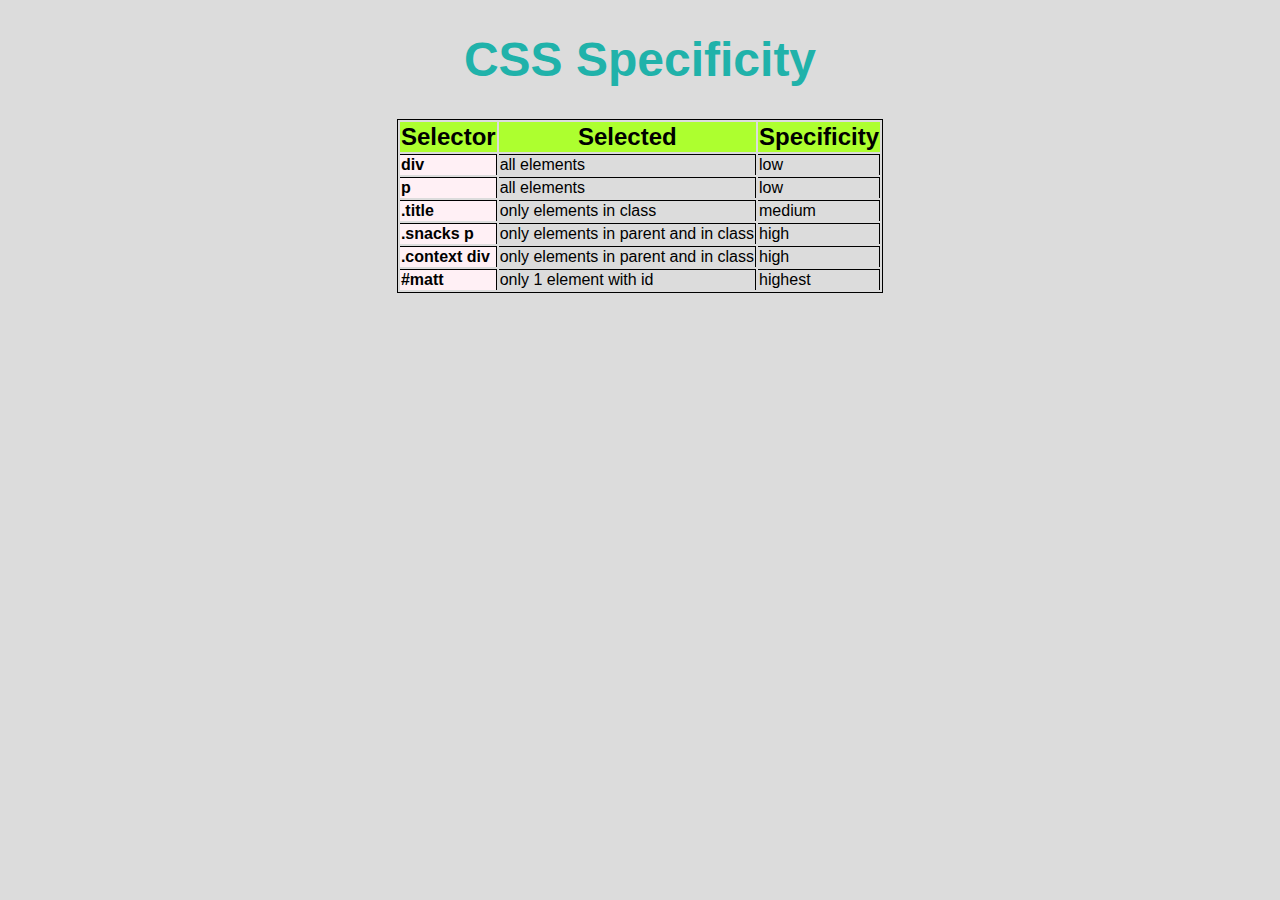
<file: Web Dev/CSS Cheatsheet/index.html>
<!DOCTYPE html>

<html>
  <head>
    <title>CSS Specificity Examples</title>
    <link href="styles.css" type="text/css" rel="stylesheet">
  </head>
  
  <body>
    <h1>CSS Specificity</h1>
    <table>
      <thead>
        <th>Selector</th>
        <th>Selected</th>
        <th>Specificity</th>
      </thead>
      <tbody>
        <tr>
          <td class="example">div</td>
          <td>all elements</td>
          <td>low</td>
        </tr>
        <tr>
          <td class="example">p</td>
          <td>all elements</td>
          <td>low</td>
        </tr>
        <tr>
          <td class="example">.title</td>
          <td>only elements in class</td>
          <td>medium</td>
        </tr>
        <tr>
          <td class="example">.snacks p</td>
          <td>only elements in parent and in class</td>
          <td>high</td>
        </tr>
        <tr>
          <td class="example">.context div</td>
          <td>only elements in parent and in class</td>
          <td>high</td>
        </tr>
        <tr>
          <td class="example">#matt</td>
          <td>only 1 element with id</td>
          <td>highest</td>
        </tr>
      </tbody>
    </table>
  </body>
  
</html>
</file>
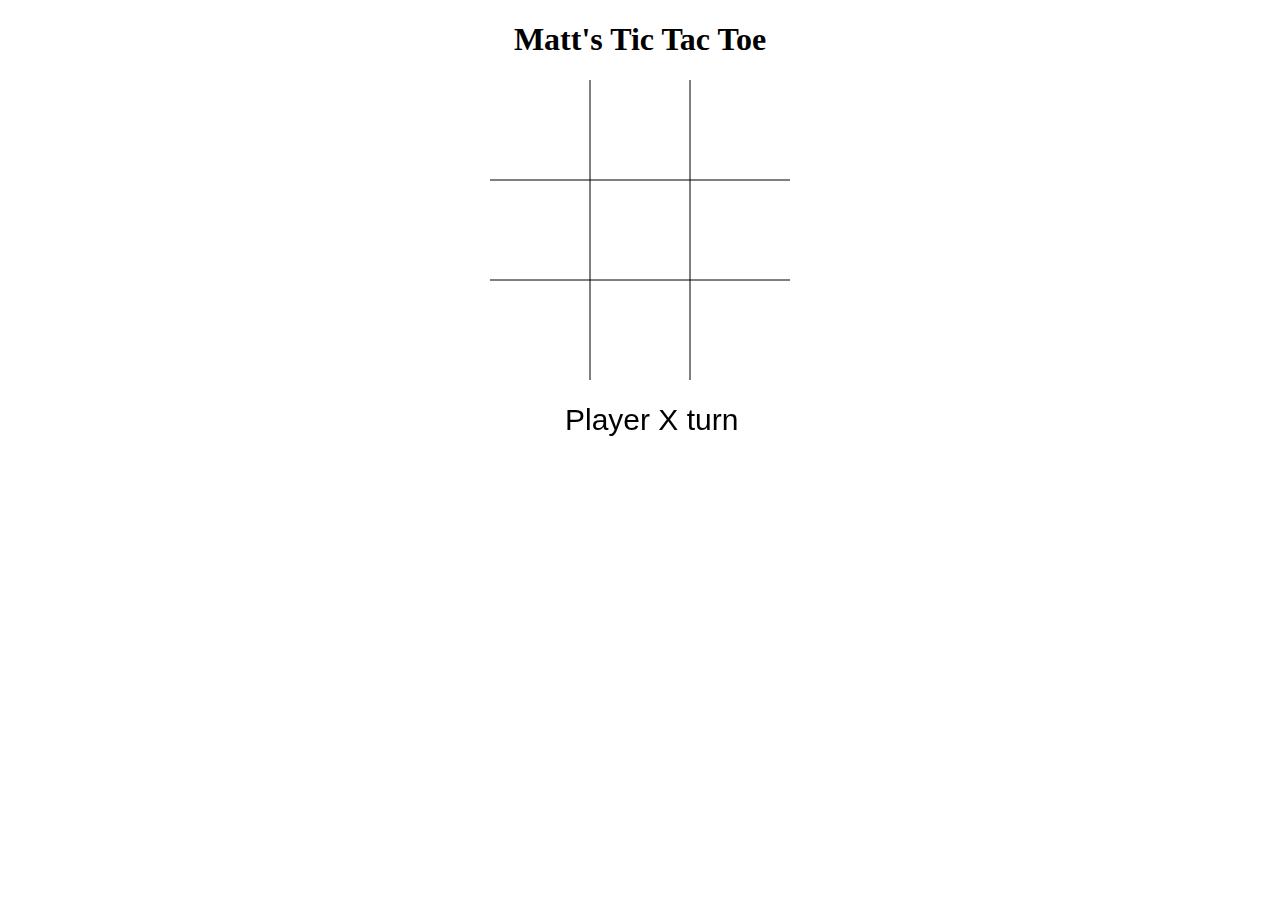
<file: Web Dev/Tic Tac Toe/index.html>
<!DOCTYPE html>
<html>
  <head>
    <title>Tic Tac Toe</title>
    <link href="resources/css/index.css" type="text/css" rel="stylesheet"/>
  </head>
  <body>
    <h1>Matt's Tic Tac Toe</h1>
    <canvas id="myCanvas" width="300" height=500></canvas>
    <script src ="resources/js/index.js"></script>
  </body>
</html>
</file>
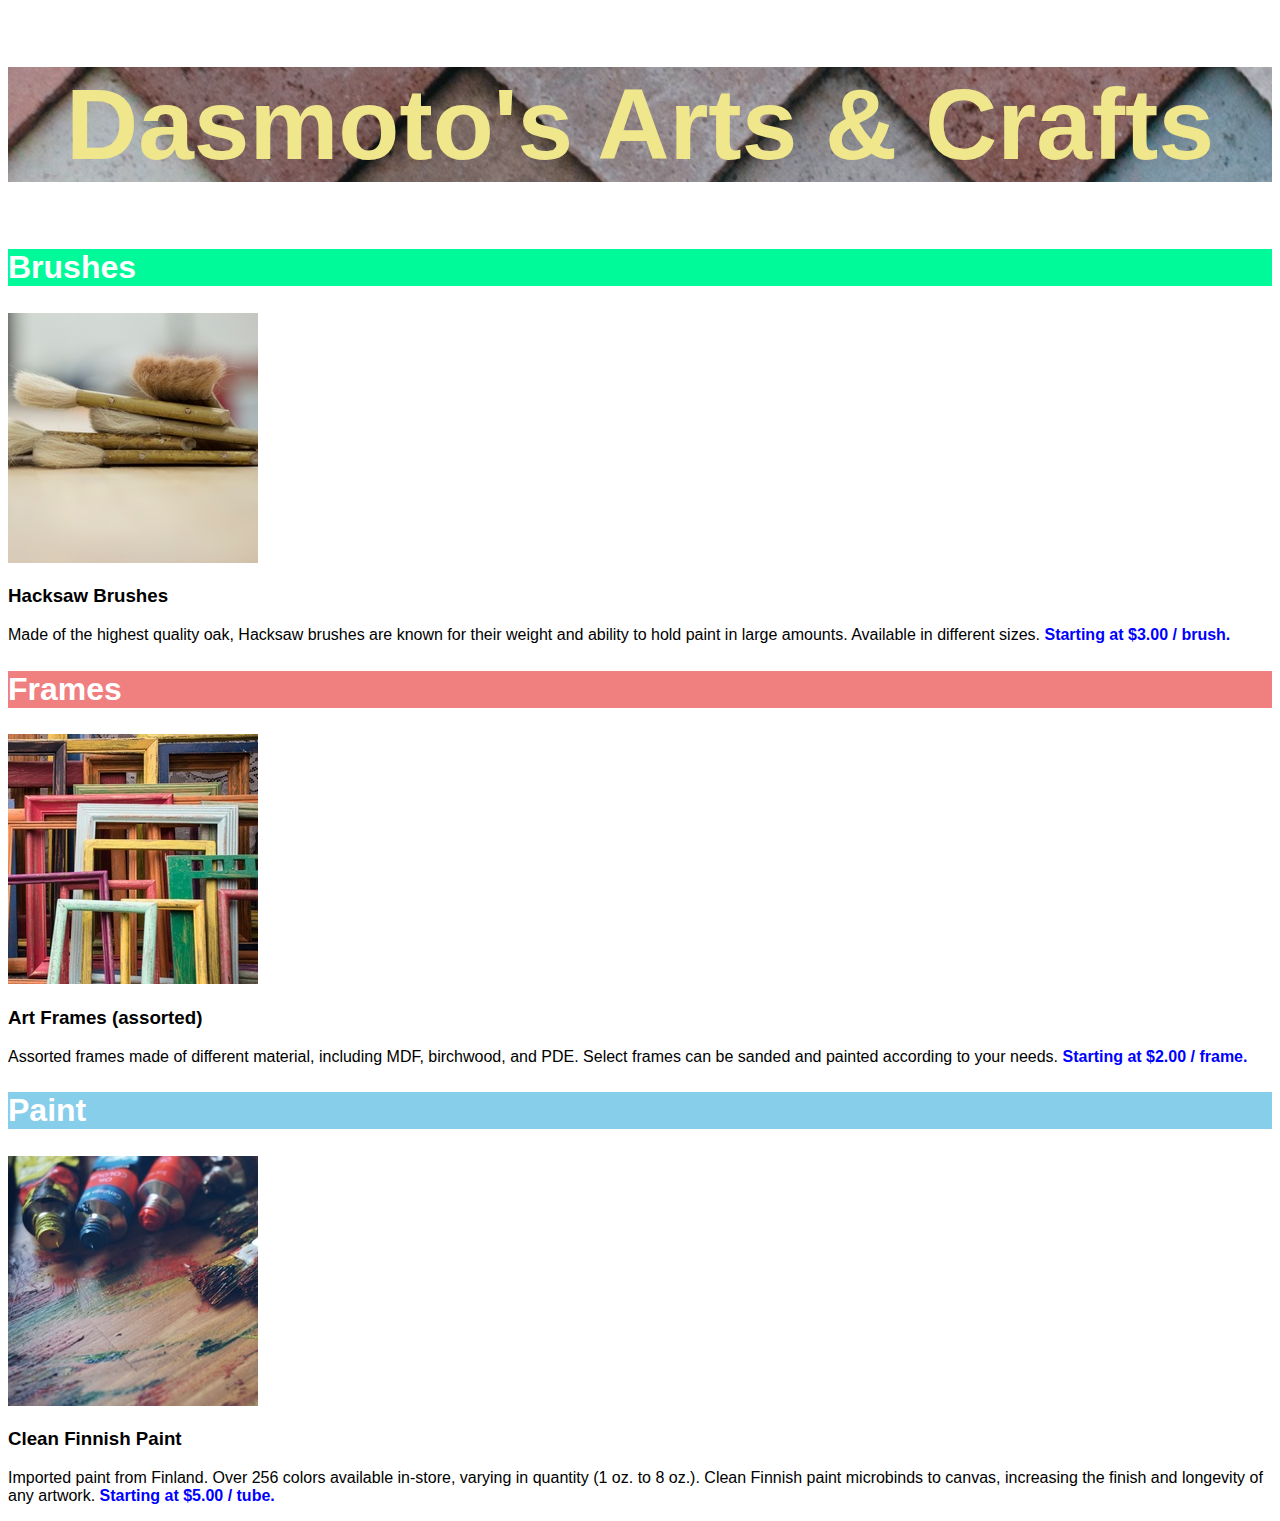
<file: Web Dev/Codeacademy/DasmotoArts/index.html>
<!DOCTYPE html>

<html>
    <head>
        <title>Dasmoto Arts</title>
        <link href="resources/index.css" type="text/css" rel="stylesheet">
    </head>
    <body>
        <h1>Dasmoto's Arts & Crafts</h1>
        <div class="item">
            <h2 id="brushes">Brushes</h2>
            <img src="resources/brushes.jpeg" alt="Brushes"/>
            <h3>Hacksaw Brushes</h3>
            <p>Made of the highest quality oak, Hacksaw brushes are known for their weight and ability to hold paint in large amounts. Available in different sizes. <span class="price">Starting at $3.00 / brush.</span></p>
        </div>
        <div class="item">
            <h2 id="frames">Frames</h2>
                <img src="resources/frames.jpeg" />
                <h3>Art Frames (assorted)</h3>
                <p>Assorted frames made of different material, including MDF, birchwood, and PDE. Select frames can be sanded and painted according to your needs. <span class="price">Starting at $2.00 / frame.</span></p>
        </div>
        <div class="item">
            <h2 id="paints">Paint</h2>
                <img src="resources/paints.jpeg" />
                <h3>Clean Finnish Paint</h3>
                <p>Imported paint from Finland. Over 256 colors available in-store, varying in quantity (1 oz. to 8 oz.). Clean Finnish paint microbinds to canvas, increasing the finish and longevity of any artwork. <span class="price">Starting at $5.00 / tube.</span></p>
        </div>
    </body>
</html>
</file>
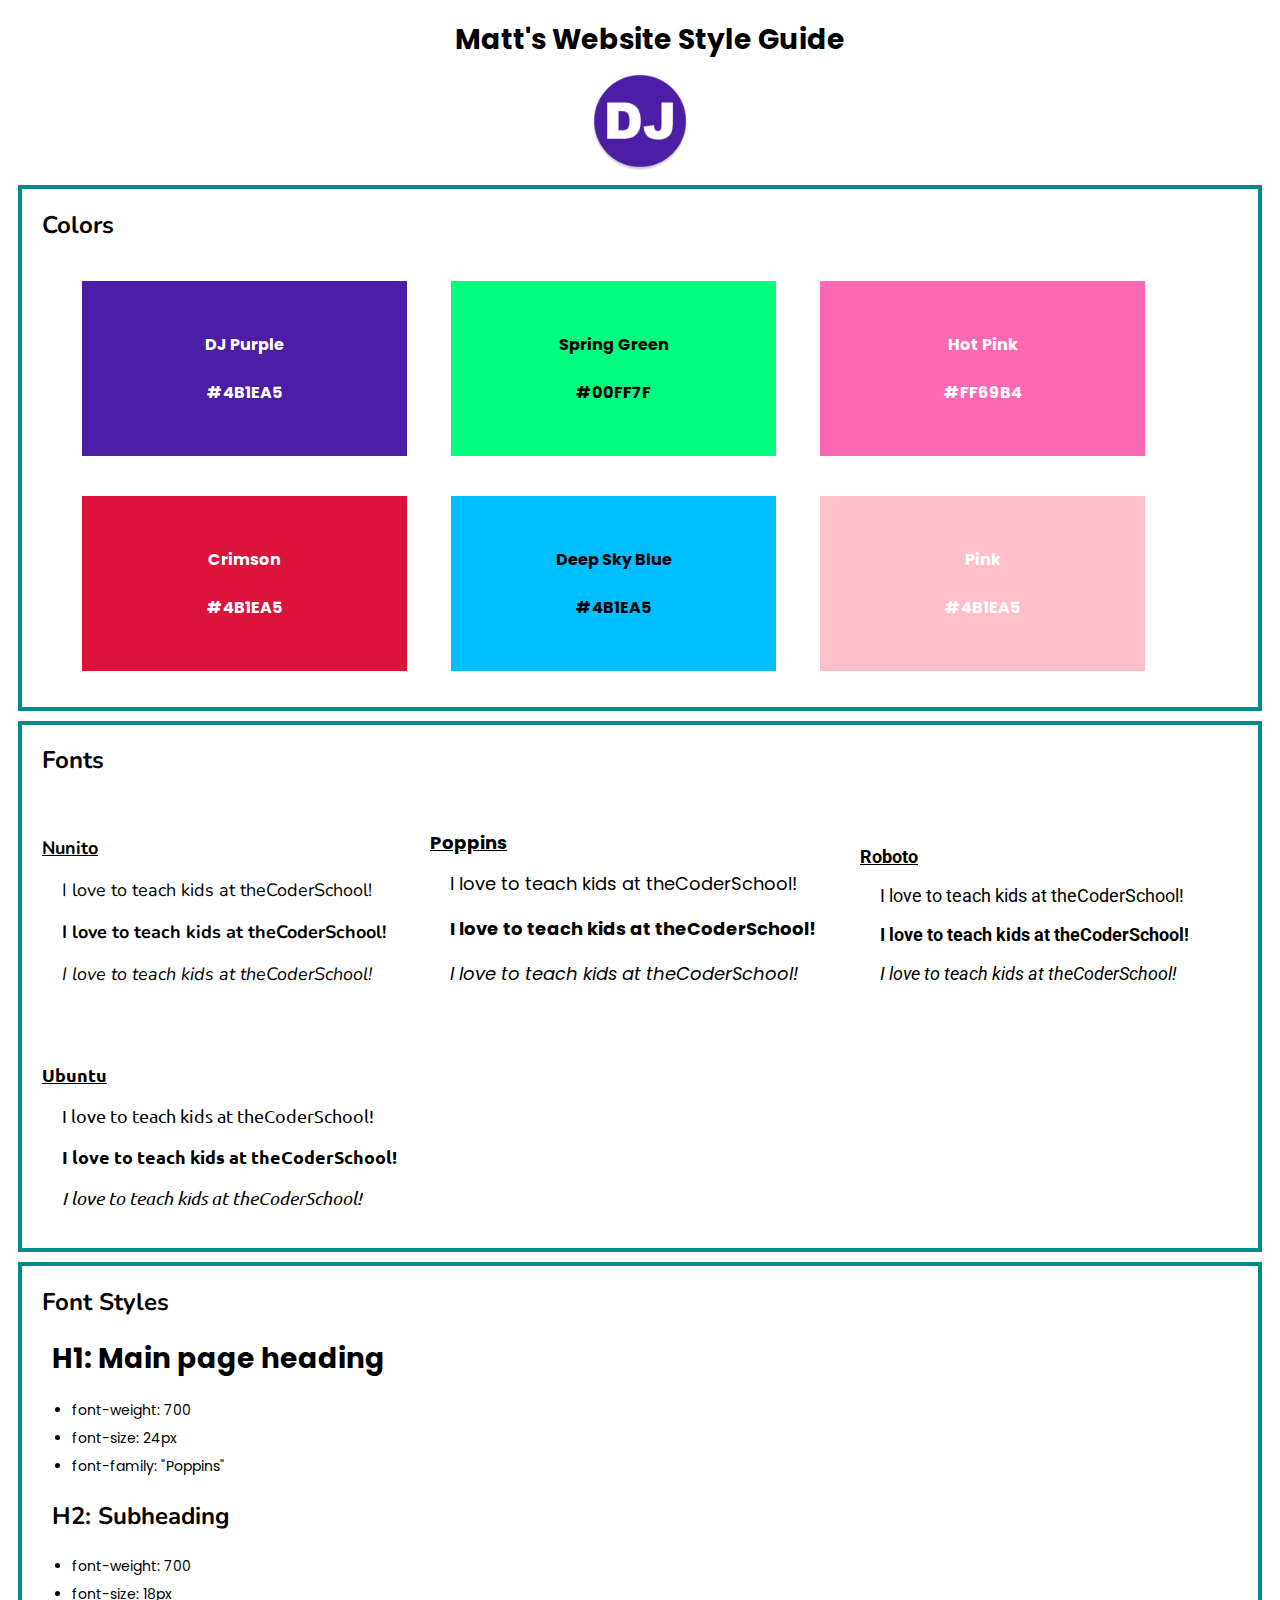
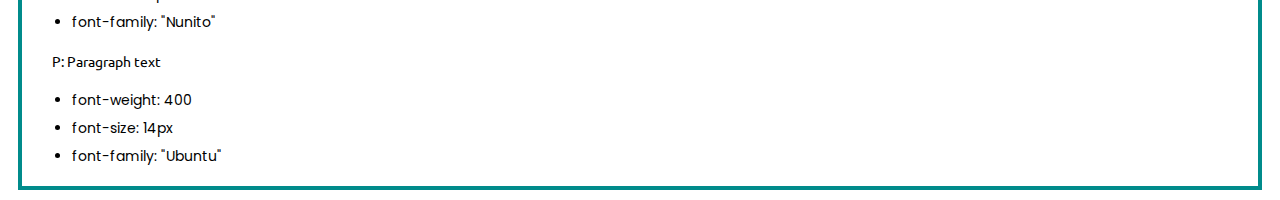
<file: Web Dev/Codeacademy/Website Style Guide/index.html>
<!DOCTYPE html>

<html>
  <head>
    <title>Website Style</title>
    <link href="resources/css/index.css" type="text/css" rel="stylesheet"/>
    <link href="https://fonts.googleapis.com/css?family=Nunito:400,400i,700|Poppins:400,400i,700|Roboto:400,400i,700|Ubuntu:400,400i,700&display=swap" rel="stylesheet">
  </head>

  <body>
    <!-- Heading -->
    <header>
      <h1>Matt's Website Style Guide</h1>
      <a href="https://github.com/MatthewCookUNR/DJ-Fit" target="_blank">
        <img src="resources/images/playstore-icon.png" alt="DJ Fit icon"/>
      </a>
      
    </header>

    <!-- Colors -->
    <div class="container">
      <h2>Colors</h2>
      <ul class="color-list">
        <li class="djPurple">DJ Purple<br>#4B1EA5</li>
        <li class="springGreen">Spring Green<br>#00FF7F</li>
        <li class="hotPink">Hot Pink<br>#FF69B4</li>
        <li class="crimson">Crimson<br>#4B1EA5</li>
        <li class="deepSkyBlue">Deep Sky Blue<br>#4B1EA5</li>
        <li class="pink">Pink<br>#4B1EA5</li>
      </ul>
    </div>

    <!-- Fonts -->
    <div class="container">
      <h2>Fonts</h2>
      <div class="font-panel">
        <h3 class="head-nunito">Nunito</h3>
        <p class="regular-nunito">I love to teach kids at theCoderSchool!</p>
        <p class="bold-nunito">I love to teach kids at theCoderSchool!</p>
        <p class="italic-nunito">I love to teach kids at theCoderSchool!</p>
      </div>
      <div class="font-panel">
        <h3 class="head-poppins">Poppins</h3>
        <p class="regular-poppins">I love to teach kids at theCoderSchool!</p>
        <p class="bold-poppins">I love to teach kids at theCoderSchool!</p>
        <p class="italic-poppins">I love to teach kids at theCoderSchool!</p>
      </div>
      <div class="font-panel">
        <h3 class="head-roboto">Roboto</h3>
        <p class="regular-roboto">I love to teach kids at theCoderSchool!</p>
        <p class="bold-roboto">I love to teach kids at theCoderSchool!</p>
        <p class="italic-roboto">I love to teach kids at theCoderSchool!</p>
      </div>
      <div class="font-panel">
        <h3 class="head-ubuntu">Ubuntu</h3>
        <p class="regular-ubuntu">I love to teach kids at theCoderSchool!</p>
        <p class="bold-ubuntu">I love to teach kids at theCoderSchool!</p>
        <p class="italic-ubuntu">I love to teach kids at theCoderSchool!</p>
      </div>
    </div>

    <!-- Font Styles -->
    <div class="container">
      <h2>Font Styles</h2>
      <div class="text-panel">
        <h1>H1: Main page heading</h1>
        <ul>
          <li class="font-bullets">font-weight: 700</li>
          <li class="font-bullets">font-size: 24px</li>
          <li class="font-bullets">font-family: "Poppins"</li>
        </ul>
      </div>
      <div class="text-panel">
        <h2>H2: Subheading</h2>
        <ul>
          <li class="font-bullets">font-weight: 700</li>
          <li class="font-bullets">font-size: 18px</li>
          <li class="font-bullets">font-family: "Nunito"</li>
        </ul>
      </div>
      <div class="text-panel">
        <p>P: Paragraph text</p>
        <ul>
          <li class="font-bullets">font-weight: 400</li>
          <li class="font-bullets">font-size: 14px</li>
          <li class="font-bullets">font-family: "Ubuntu"</li>
        </ul>
      </div>
    </div>

  </body>
</html>
</file>
<file: Web Dev/CSS Cheatsheet/styles.css>
body {
  background-color: Gainsboro;
  font-family: Arial;
}

h1 {
  font-size: 48px;
  text-align: center;
  color: LightSeaGreen;
}

table {
  margin: 0 auto;
  border: 1px solid black;
}

td {
  border-top: 1px solid black;
  border-right: 1px solid black;
}

th {
  font-weight: bold;
  font-size: 24px;
  background-color: GreenYellow;
}

.example {
  font-weight: bold;
  background-color: LavenderBlush;
}
</file>
<file: Web Dev/Tic Tac Toe/resources/css/index.css>
body {
  text-align: center;
}
</file>
<file: Web Dev/Codeacademy/DasmotoArts/resources/index.css>
h1, h2, h3, p, span {
  font-family: Helvetica, sans-serif;
}

h1 {
  font-size: 100px;
  color: khaki;
  text-align: center;
  background-image: url("../resources/pattern.jpeg");
}

.item h2 {
  font-size:32px;
  color: white;
}

.price {
  color: blue;
  font-weight: bold;
}

#brushes {
  background-color: mediumspringgreen;
}

#frames {
  background-color: lightcoral;
}

#paints {
  background-color: skyblue;
}
</file>
<file: Web Dev/Codeacademy/Website Style Guide/resources/css/index.css>
* {
  box-sizing: border-box;
}

/* Universal */
header {
  text-align: center;
}

img {
  height: 100px;
  width: 100px;
}

h1, h2, p {
  margin-left: 20px;
}

h1 {
  font-weight: 700;
  font-size: 28px;
  font-family: "Poppins";
  margin-bottom: 10px;
}

h2 {
  font-weight: 700;
  font-size: 24px;
  font-family: "Nunito";
}

p {
  font-weight: 400;
  font-size: 14px;
  font-family: "Ubuntu";
}

div {
  margin: 10px;
}

li {
  font-family: "Poppins", sans-serif;
}

.container {
  border: 4px solid darkcyan;
}

/* Colors */

.color-list li {
  display:inline-block;
  text-align: center;
  line-height: 3;
  margin:20px;
  color: white;
  font-weight: bold;
  padding: 40px;
  height: 175px;
  width: 325px;
}

.djPurple {
  background-color: #4B1EA5;
}

.color-list .springGreen {
  color: rgb(0, 0, 0);
  background-color: #00FF7F;
}

.hotPink {
  background-color: #FF69B4;
}

.color-list .deepSkyBlue {
  color: rgb(0, 0, 0);
  background-color: #00BFFF;
}

.pink {
  color: rgb(0, 0, 0);
  background-color: #FFC0CB;
}

.crimson {
  background-color: #DC143C;
}

/* Fonts */

.font-panel {
  display: inline-block;
  margin: 20px;
}

.head-nunito, .regular-nunito, .bold-nunito, .italic-nunito {
  font-family: "Nunito", sans-serif;
  font-size: 18px;
}

.head-nunito {
  text-decoration: underline;
}

.bold-nunito {
  font-weight: bold;
}

.italic-nunito {
  font-style: italic;
}

.head-poppins, .regular-poppins, .bold-poppins, .italic-poppins {
  font-family: "Poppins", sans-serif;
  font-size: 18px;
}

.head-poppins {
  text-decoration: underline;
  line-height: 1;
}

.bold-poppins {
  font-weight: bold;
}

.italic-poppins {
  font-style: italic;
}

.head-roboto, .regular-roboto, .bold-roboto, .italic-roboto {
  font-family: "Roboto", sans-serif;
  font-size: 18px;
}

.head-roboto {
  text-decoration: underline;
}

.bold-roboto {
  font-weight: bold;
}

.italic-roboto {
  font-style: italic;
}

.head-ubuntu, .regular-ubuntu, .bold-ubuntu, .italic-ubuntu {
  font-family: "Ubuntu", sans-serif;
  font-size: 18px;
}

.head-ubuntu {
  text-decoration: underline;
}

.bold-ubuntu {
  font-weight: bold;
}

.italic-ubuntu {
  font-style: italic;
}

/* Font Styles */

.font-bullets {
  color: rgb(0, 0, 0);
  font-size: 14px;
  line-height: 2;
}
</file>
